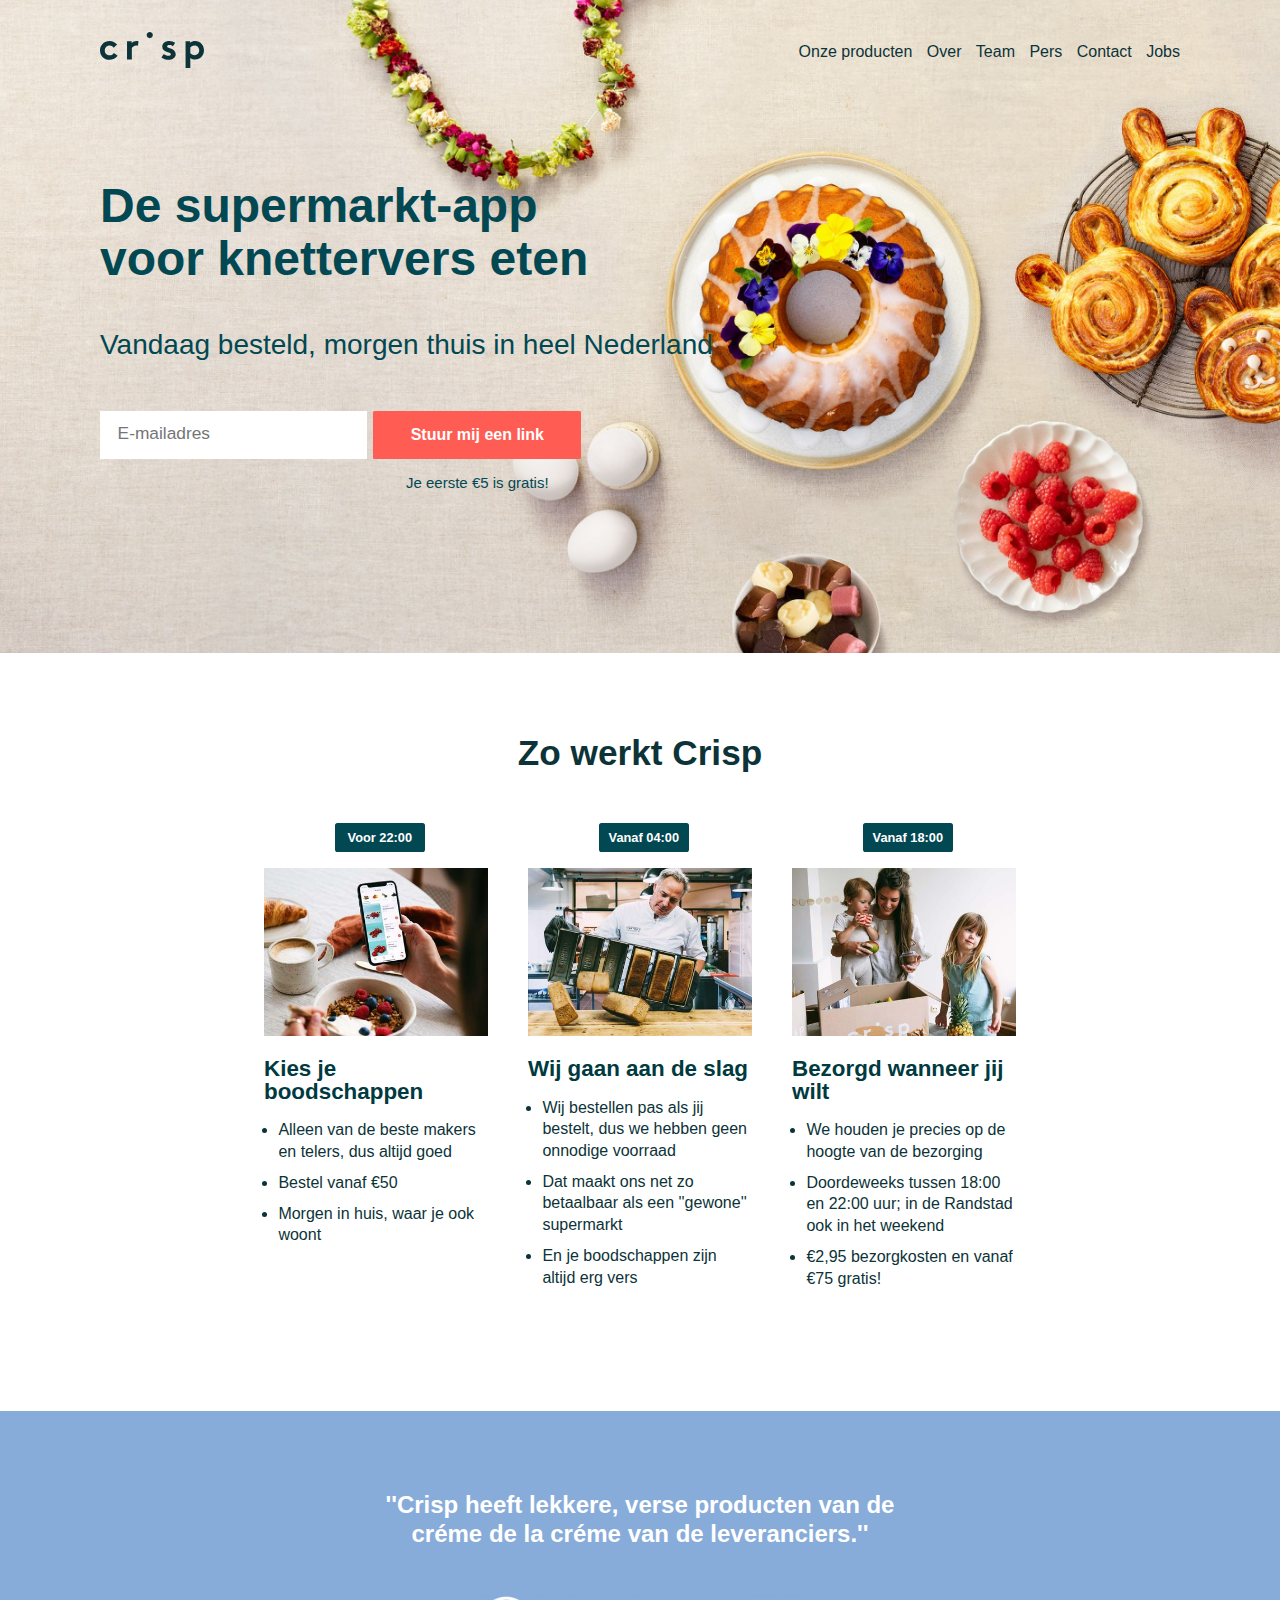
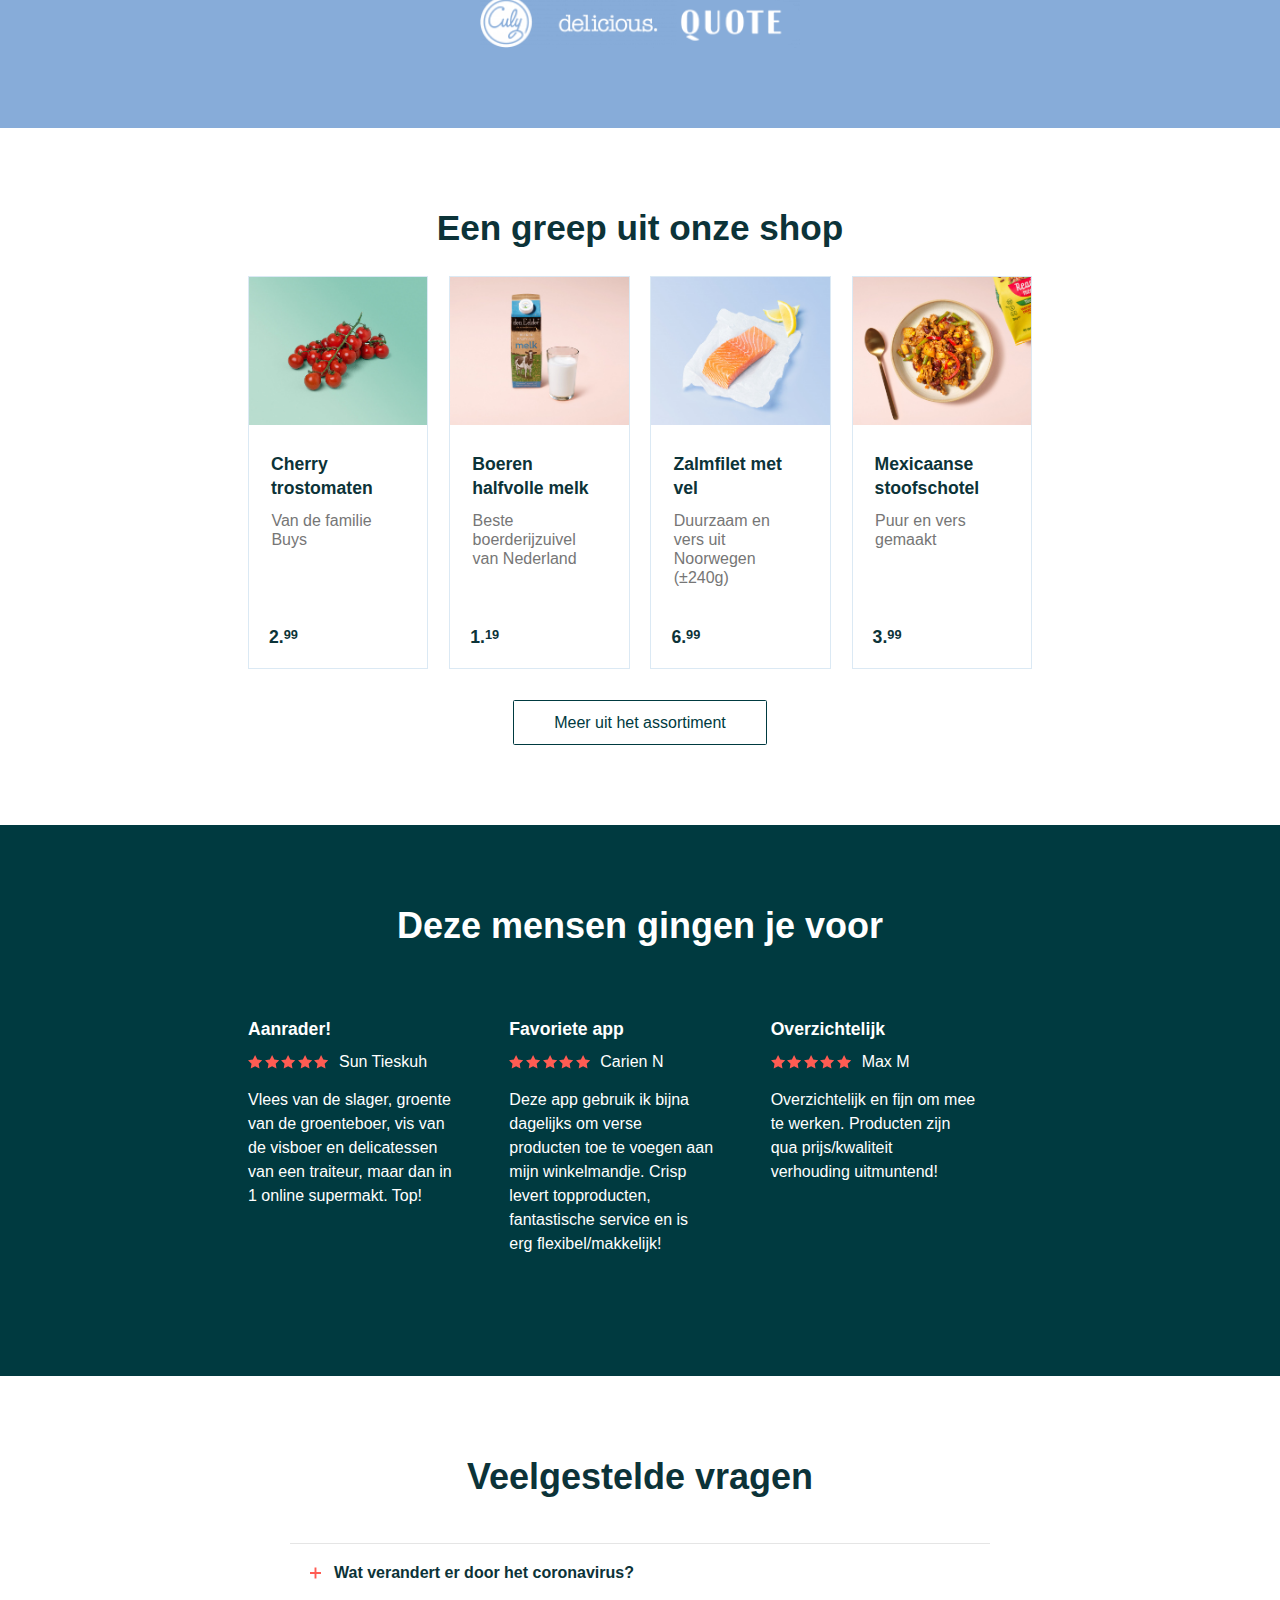
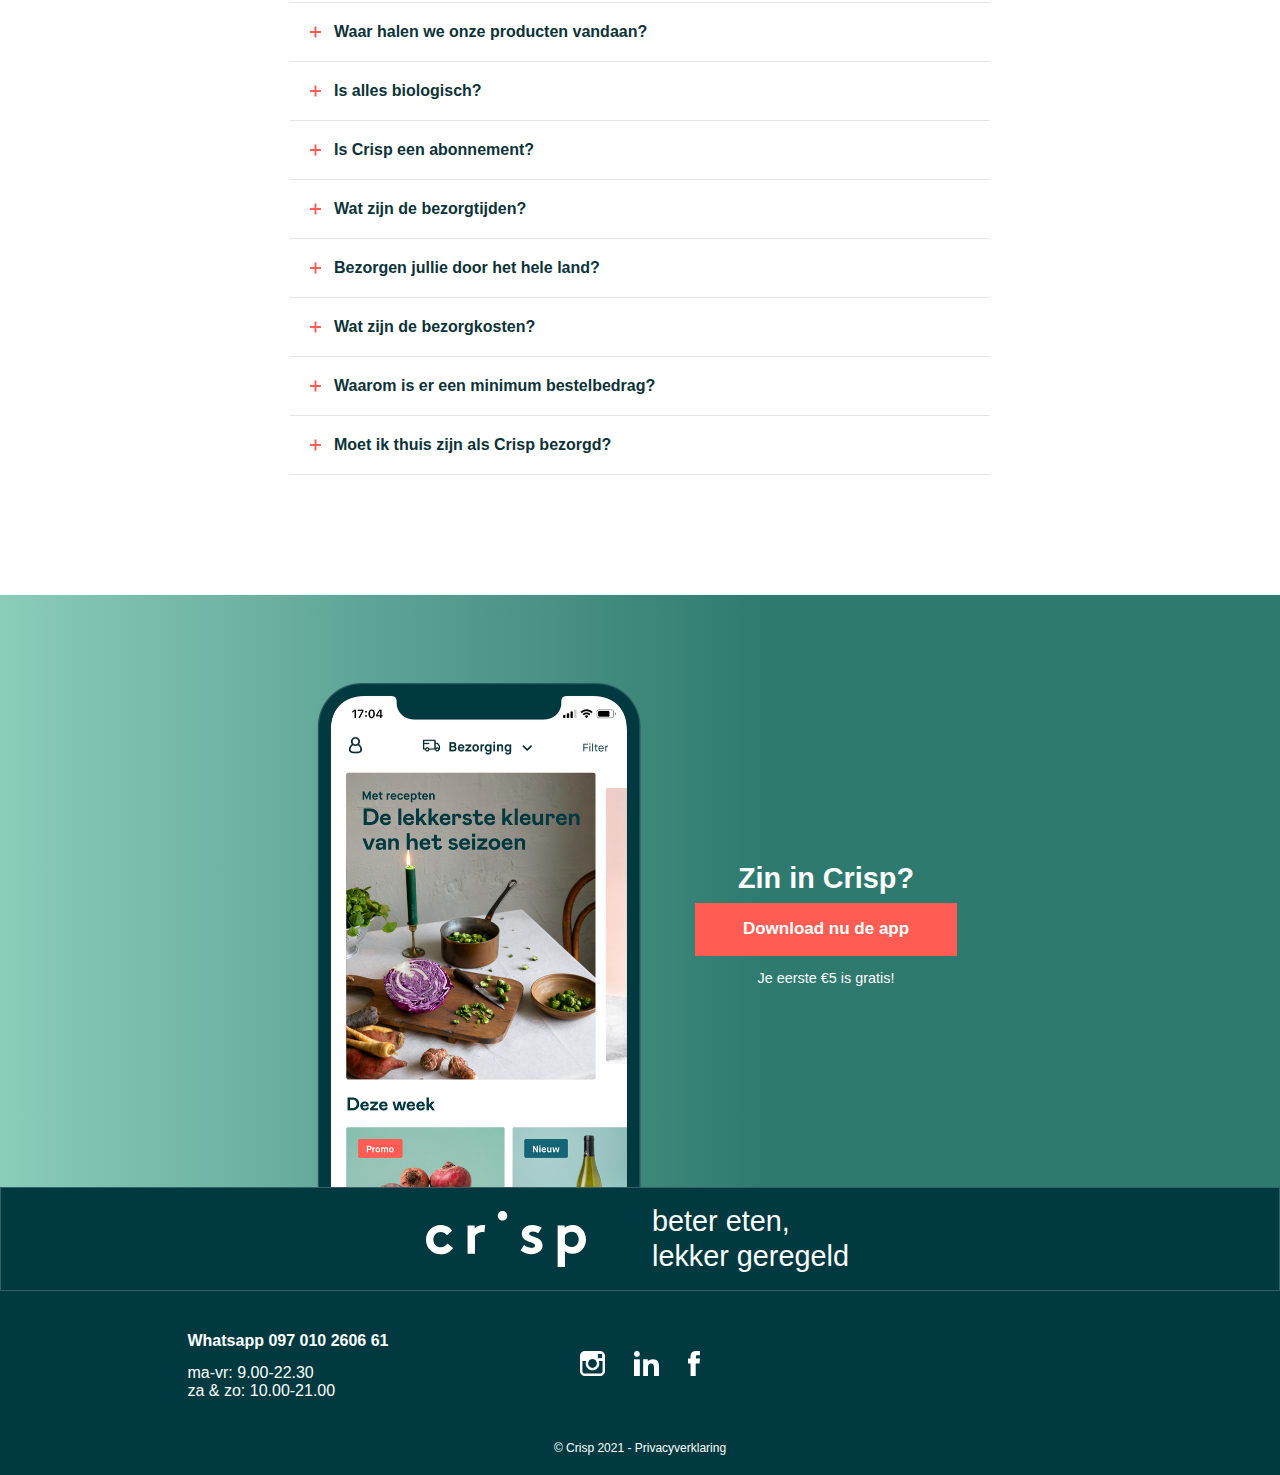
<file: index.html>
<!doctype html>
<html lang="nl">

<head>
	<meta charset="UTF-8">
	<meta name="author" content="jouw naam">
	<meta name="viewport" content="width=device-width, initial-scale=1">

	<title>Crisp</title>

	<link href="styles/style.css" rel="stylesheet">
</head>

<body>
	<header>
		<nav>
			<section>
				<a href="https://www.crisp.nl/">
					<img src="images/crisplogogreen.svg" alt="crisp logo green">
				</a>
				<img id="hamburgermenu" src="./images/hamburgerlogo.svg" alt="hamburger menu">
			</section>
			<section id="toggleMenu">
				<ul>
					<li>
						<a href="contact.html">Onze producten</a>
					</li>
					<li>
						<a href="contact.html">Over</a>
					</li>
					<li>
						<a href="contact.html">Team</a>
					</li>
					<li>
						<a href="contact.html">Pers</a>
					</li>
					<li>
						<a href="contact.html">Contact</a>
					</li>
					<li>
						<a href="contact.html">Jobs</a>
					</li>
				</ul>
			</section>
		</nav>
		<section>
			<h2>De supermarkt-app voor knettervers eten</h2>
			<p>Vandaag besteld, morgen thuis in heel Nederland</p>
			<article>
				<a href=""><button>Download nu de app</button></a>
				<p>Je eerste €5 is gratis!</p>
			</article>
			<article>
				<input type="text" spellcheck="false" placeholder="E-mailadres">
				<!--Div element om display: flex; mee te geven afzonderlijk van input element-->
				<div>
					<a href=""><button>Stuur mij een link</button></a>
					<p>Je eerste €5 is gratis!</p>
				</div>
			</article>
		</section>
	</header>
	<main>
		<section>
			<h2>Zo werkt Crisp</h2>
			<!--Div element om de article-elementen display: flex; mee te geven afzonderlijk van h2 element en flex-direction: row; te geven-->
			<div>
				<article>
					<p>Voor 22:00</p>
					<img src="images/main1.jfif" alt="Woman looking at phone during breakfast">
					<h3>Kies je boodschappen</h3>
					<ul>
						<li>Alleen van de beste makers en telers, dus altijd goed</li>
						<li>Bestel vanaf €50</li>
						<li>Morgen in huis, waar je ook woont</li>
					</ul>
				</article>
				<article>
					<p>Vanaf 04:00</p>
					<img src="images/main2.jfif" alt="Baker">
					<h3>Wij gaan aan de slag</h3>
					<ul>
						<li>Wij bestellen pas als jij bestelt, dus we hebben geen onnodige voorraad</li>
						<li>Dat maakt ons net zo betaalbaar als een ''gewone'' supermarkt</li>
						<li>En je boodschappen zijn altijd erg vers</li>
					</ul>
				</article>
				<article>
					<p>Vanaf 18:00</p>
					<img src="images/main3.jfif" alt="Baker">
					<h3>Bezorgd wanneer jij wilt</h3>
					<ul>
						<li>We houden je precies op de hoogte van de bezorging</li>
						<li>Doordeweeks tussen 18:00 en 22:00 uur; in de Randstad ook in het weekend</li>
						<li>€2,95 bezorgkosten en vanaf €75 gratis!</li>
					</ul>
				</article>
			</div>
		</section>
		<section>
			<article>
				<h3>''Crisp heeft lekkere, verse producten van de créme de la créme van de leveranciers.''</h3>
				<img src="images/deliciousquote.png" alt="Merk logo's">
			</article>
		</section>
		<section>
			<h2>Een greep uit onze shop</h2>
			<!--Div element om de article-elementen display: flex; mee te geven afzonderlijk van h2 element en flex-direction: row; te geven-->
			<div>
				<article>
					<img src="images/maintrostomaten.jfif" alt="Tros tomaten">
					<h3>Cherry trostomaten</h3>
					<p>Van de familie Buys</p>
					<p>
						<span>2</span>
						<span>.</span>
						<span>99</span>
					</p>
				</article>
				<article>
					<img src="images/mainmelk.jfif" alt="Pak melk">
					<h3>Boeren halfvolle melk</h3>
					<p>Beste boerderijzuivel van Nederland</p>
					<p>
						<span>1</span>
						<span>.</span>
						<span>19</span>
					</p>
				</article>
				<article>
					<img src="images/mainzalm.jfif" alt="Zalm">
					<h3>Zalmfilet met vel</h3>
					<p>Duurzaam en vers uit Noorwegen (±240g)</p>
					<p>
						<span>6</span>
						<span>.</span>
						<span>99</span>
					</p>
				</article>
				<article>
					<img src="images/mainmexicaans.jfif" alt="Mexicaans">
					<h3>Mexicaanse stoofschotel</h3>
					<p>Puur en vers gemaakt</p>
					<p>
						<span>3</span>
						<span>.</span>
						<span>99</span>
					</p>
				</article>
			</div>
			<a href="/onze-producten"><button>Meer uit het assortiment</button></a>
		</section>
		<section>
			<h2>Deze mensen gingen je voor</h2>
			<article>
				<h3>Aanrader!</h3>
				<article>
					<img src="images/ster.svg" alt="Star rating">
					<img src="images/ster.svg" alt="Star rating">
					<img src="images/ster.svg" alt="Star rating">
					<img src="images/ster.svg" alt="Star rating">
					<img src="images/ster.svg" alt="Star rating">
					<p>Sun Tieskuh</p>
				</article>
				<p>Vlees van de slager, groente van de groenteboer, vis van de visboer en delicatessen van een traiteur, maar dan in 1 online supermakt. Top!</p>
			</article>
			<article>
				<h3>Favoriete app</h3>
				<article>
					<img src="images/ster.svg" alt="Star rating">
					<img src="images/ster.svg" alt="Star rating">
					<img src="images/ster.svg" alt="Star rating">
					<img src="images/ster.svg" alt="Star rating">
					<img src="images/ster.svg" alt="Star rating">
					<p>Carien N</p>
				</article>
				<p>Deze app gebruik ik bijna dagelijks om verse producten toe te voegen aan mijn winkelmandje. Crisp levert topproducten, fantastische service en is erg flexibel/makkelijk!</p>
			</article>
			<article>
				<h3>Overzichtelijk</h3>
				<article>
					<img src="images/ster.svg" alt="Star rating">
					<img src="images/ster.svg" alt="Star rating">
					<img src="images/ster.svg" alt="Star rating">
					<img src="images/ster.svg" alt="Star rating">
					<img src="images/ster.svg" alt="Star rating">
					<p>Max M</p>
				</article>
				<p>Overzichtelijk en fijn om mee te werken. Producten zijn qua prijs/kwaliteit verhouding uitmuntend!</p>
			</article>
			<a href=""><button>Alle reviews in de app-store</button></a>
		</section>
		<section>
			<h2>Veelgestelde vragen</h2>
			<article>
				<!--Div element om display: flex; mee te geven afzonderlijk van h2 element en boven p-element te plaatsen naast elkaar door flex-direction: row-->
				<div>
					<img src="images/plus.svg" alt="plus sign">
					<h3>Wat verandert er door het coronavirus?</h3>
				</div>
				<p>Een paar dingen veranderen gelukkig niet: iedereen is welkom en er is geen wachttijd als je voor het eerst boodschappen wilt doen. Wél een beetje anders is de bezorging. Voorlopig zetten we je bestelling zonder contact voor de deur. De
					bezorger belt aan en wacht op veilige afstand. Je brengt dus zelf je boodschappen naar binnen. Achter de schermen doen we ook alles volgens de RIVM richtlijnen en onze eigen hoge hygiëne-standaarden. We werken zo veel mogelijk vanuit huis,
					beperken externe contacten en ontsmetten onze handen. Je groente en fruit verpakken we altijd met handschoenen aan, en de doos waarin je boodschappen worden vervoerd, wordt eenmalig gebruikt. We nemen onze verantwoordelijkheid om mensen te
					voorzien van goed en gezond eten heel serieus. Daar kun je ook nu op vertrouwen.
				</p>
			</article>
			<article>
				<!--Div element om display: flex; mee te geven afzonderlijk van h2 element en boven p-element te plaatsen naast elkaar door flex-direction: row-->
				<div>
					<img src="images/plus.svg" alt="plus sign">
					<h3>Waar halen we onze producten vandaan?</h3>
				</div>
				<p>Wij vinden het belangrijk dat je weet waar je eten vandaan komt, en dat er zo min mogelijk schakels en bewerkingen zitten tussen jou en degene die je voedsel produceert. Dus kopen we rechtstreeks in bij de boer, de bakker, de visafslag en
					de worstenmaker. Zo weet je zeker dat ‘vers’ echt vers is. Dat de makers een eerlijke prijs krijgen. En dat het helemaal niet zo ingewikkeld is om meer met de seizoenen mee te eten. Natuurlijk is dat in veel opzichten beter, maar vooral
					gewoon veel lekkerder.
				</p>
			</article>
			<article>
				<!--Div element om display: flex; mee te geven afzonderlijk van h2 element en boven p-element te plaatsen naast elkaar door flex-direction: row-->
				<div>
					<img src="images/plus.svg" alt="plus sign">
					<h3>Is alles biologisch?</h3>
				</div>
				<p>Nee, niet alle producten zijn biologisch. De kwaliteit en versheid van wat we verkopen staat voorop. Voor sommige producten geldt dat biologisch dan de beste keuze is. Als iets (gecertificeerd) biologisch is, dan zie je dat bij de
					productinformatie in de app. Maar er zijn genoeg producten die zonder dat label óók goed in elkaar zitten en top smaken. Veel van onze telers zitten in Nederland en daardoor weten we goed wat zij doen om ervoor te zorgen dat ze kwalitatief
					mooie producten aan ons kunnen leveren. Een bio-keurmerk is niet voor iedere teler haalbaar, omdat hier ook kosten en administratief werk aan te pas komen, maar dit betekent niet dat ze minder goede standaarden hebben.
				</p>
			</article>
			<article>
				<!--Div element om display: flex; mee te geven afzonderlijk van h2 element en boven p-element te plaatsen naast elkaar door flex-direction: row-->
				<div>
					<img src="images/plus.svg" alt="plus sign">
					<h3>Is Crisp een abonnement?</h3>
				</div>
				<p>Nee. Je winkelt bij ons net zoals in een ‘gewone’ supermarkt en rekent per keer af. Er is dus geen enkele verplichting om bij ons te bestellen. Al hopen we natuurlijk dat je zo blij bent met je producten dat we je vaker terug zien.
				</p>
			</article>
			<article>
				<!--Div element om display: flex; mee te geven afzonderlijk van h2 element en boven p-element te plaatsen naast elkaar door flex-direction: row-->
				<div>
					<img src="images/plus.svg" alt="plus sign">
					<h3>Wat zijn de bezorgtijden?</h3>
				</div>
				<p>We bezorgen van maandag tot en met vrijdag tussen 17.00 en 22.00 uur. In een deel van de Randstad bezorgen we ook in het weekend en kun je kiezen voor kortere tijdvakken. In de app zie je welke bezorgmomenten en-tijden beschikbaar zijn
					voor jouw adres. Zodra de bezorger onderweg is, krijg je van ons ook nog een 'track & trace' link. Zo weet je precies hoe laat we écht voor je deur staan.
				</p>
			</article>
			<article>
				<!--Div element om display: flex; mee te geven afzonderlijk van h2 element en boven p-element te plaatsen naast elkaar door flex-direction: row-->
				<div>
					<img src="images/plus.svg" alt="plus sign">
					<h3>Bezorgen jullie door het hele land?</h3>
				</div>
				<p>Jazeker! We vinden dat iedereen in Nederland lekker, goed én vers moet kunnen eten, en daarom bezorgen we in heel Nederland met uitzondering van de Waddeneilanden. Overal geldt: vandaag voor 22.00 uur besteld, morgenavond in huis.
				</p>
			</article>
			<article>
				<!--Div element om display: flex; mee te geven afzonderlijk van h2 element en boven p-element te plaatsen naast elkaar door flex-direction: row-->
				<div>
					<img src="images/plus.svg" alt="plus sign">
					<h3>Wat zijn de bezorgkosten?</h3>
				</div>
				<p>Een standaardbezorging kost € 2,95. Bestel je voor meer dan 75 euro? Dan bezorgen we gratis. In een deel van de Randstad kun je tegen een kleine meerprijs ook voor een korter tijdvak kiezen.
				</p>
			</article>
			<article>
				<!--Div element om display: flex; mee te geven afzonderlijk van h2 element en boven p-element te plaatsen naast elkaar door flex-direction: row-->
				<div>
					<img src="images/plus.svg" alt="plus sign">
					<h3>Waarom is er een minimum bestelbedrag?</h3>
				</div>
				<p>Door een minimumbedrag van 50 euro per bestelling te hanteren kunnen we de bezorgkosten laag houden en de bezorging efficiënt organiseren.
				</p>
			</article>
			<article>
				<!--Div element om display: flex; mee te geven afzonderlijk van h2 element en boven p-element te plaatsen naast elkaar door flex-direction: row-->
				<div>
					<img src="images/plus.svg" alt="plus sign">
					<h3>Moet ik thuis zijn als Crisp bezorgd?</h3>
				</div>
				<p>Het liefst wel. Veel van onze producten zijn gekoeld of bevroren, dus die kunnen het best snel de koelkast of de vriezer in. Met de track & trace informatie die we je sturen, zie je precies hoe laat we er zullen zijn. Je kunt in je account
					ook
					een opmerking voor de bezorger toevoegen indien je er niet bent, de bezorger kan dit dan altijd opvolgen. Ben je onverwachts niet thuis op de dag van bezorging? Geef jouw opmerking dan door aan ons serviceteam zodat we de bezorger op de
					hoogte kunnen stellen.
				</p>
			</article>
		</section>
		<section>
			<article>
				<h3>Zin in Crisp?</h3>
				<a><button>Download nu de app</button></a>
				<p>Je eerste €5 is gratis!</p>
			</article>
			<article>
				<img src="images/maintelefoon.png" alt="De Crisp app op telefoon">
			</article>
		</section>
	</main>
	<footer>
		<section>
			<article>
				<img src="images/crisplogowhite.svg" alt="Crisp logo white">
				<p>beter eten, lekker geregeld</p>
			</article>
			<article>
				<section>
					<p>Whatsapp
						<a href="tel:097010260661">097 010 2606 61</a>
					</p>
					<p>
						ma-vr: 9.00-22.30
					</p>
					<p>
						za & zo: 10.00-21.00
					</p>
				</section>
				<section>
					<a href="https://www.instagram.com/crisp_nl/">
						<img src="images/instalogo.svg" alt="Instagram logo">
					</a>
					<a href="https://www.linkedin.com/company/crispnl/">
						<img src="images/linkedinlogo.svg" alt="LinkedIn logo">
					</a>
					<a href="https://www.facebook.com/crispNL/">
						<img src="images/facebooklogo.svg" alt="Facebook logo">
					</a>
				</section>
			</article>
			<article>
				© Crisp 2021 -
				<a href="">Privacyverklaring</a>
			</article>
		</section>
	</footer>
	<script src="scripts/script.js"></script>
</body>

</html>
</file>
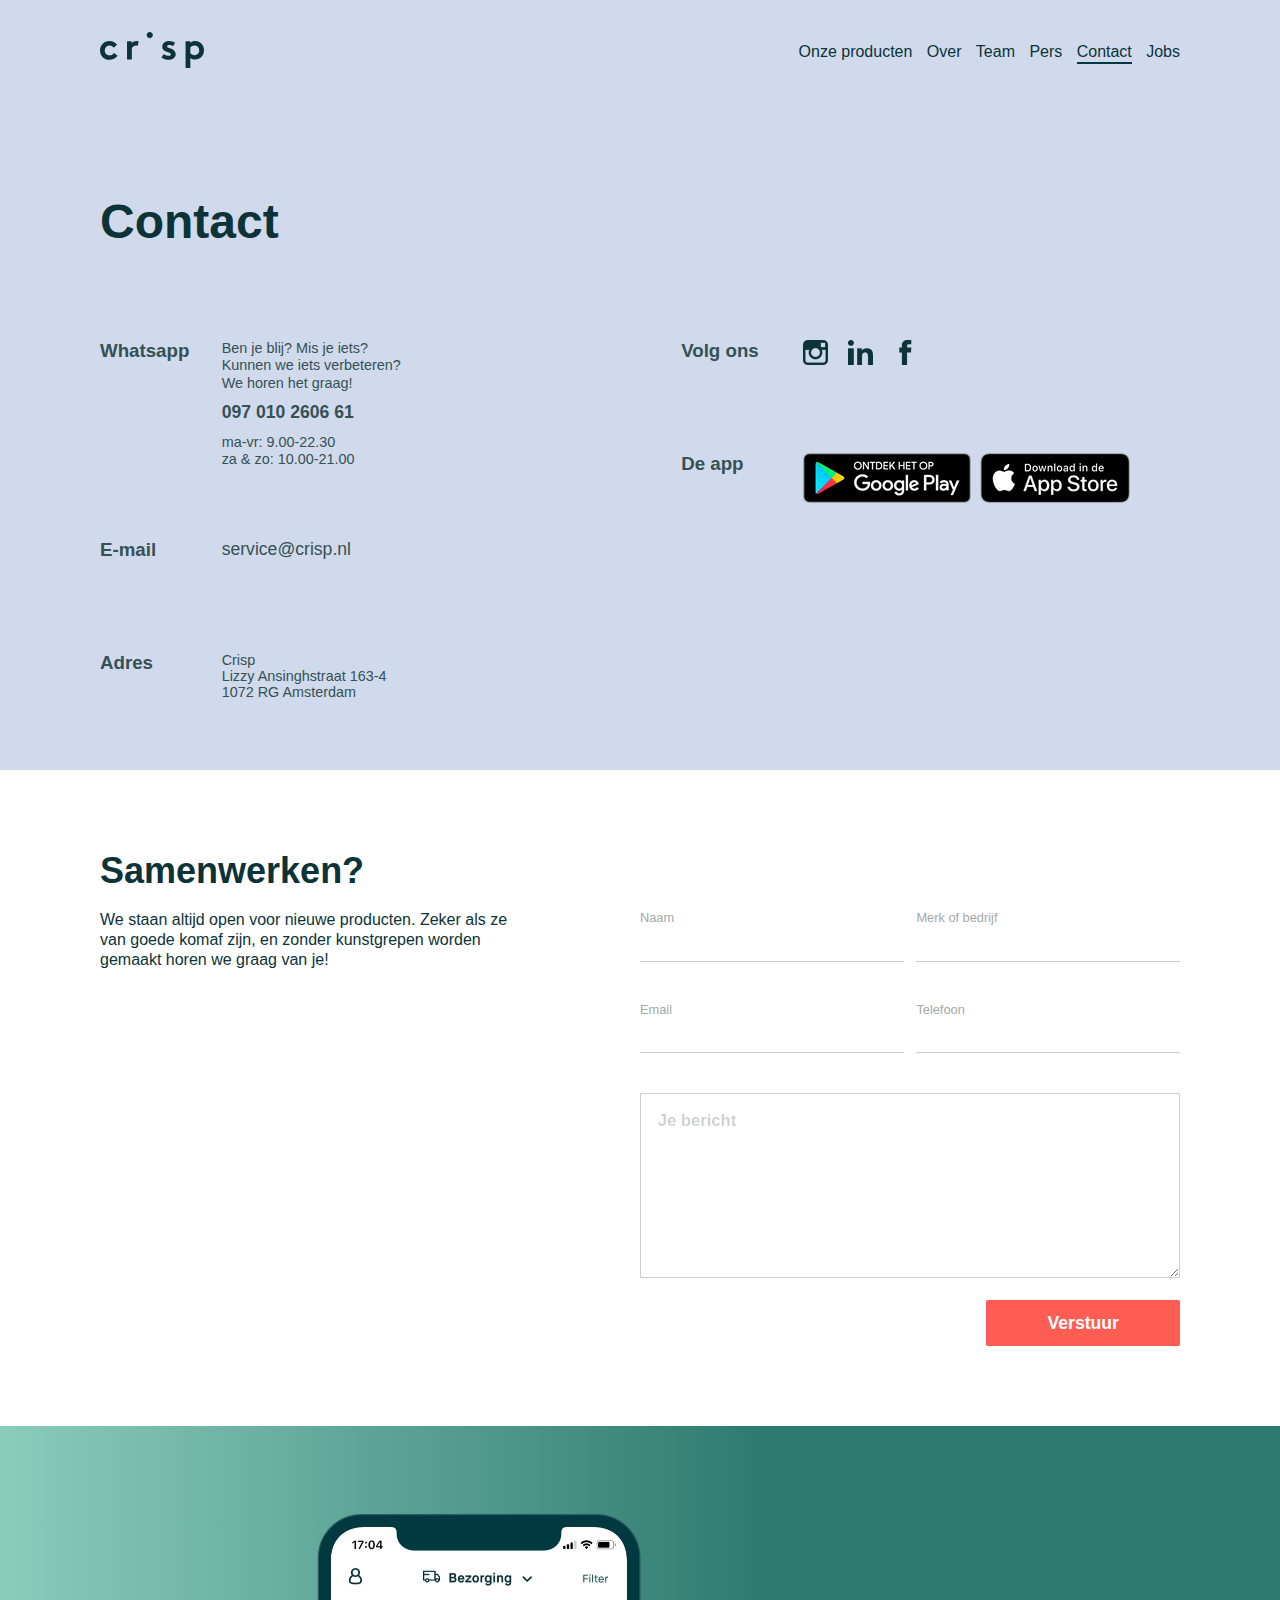
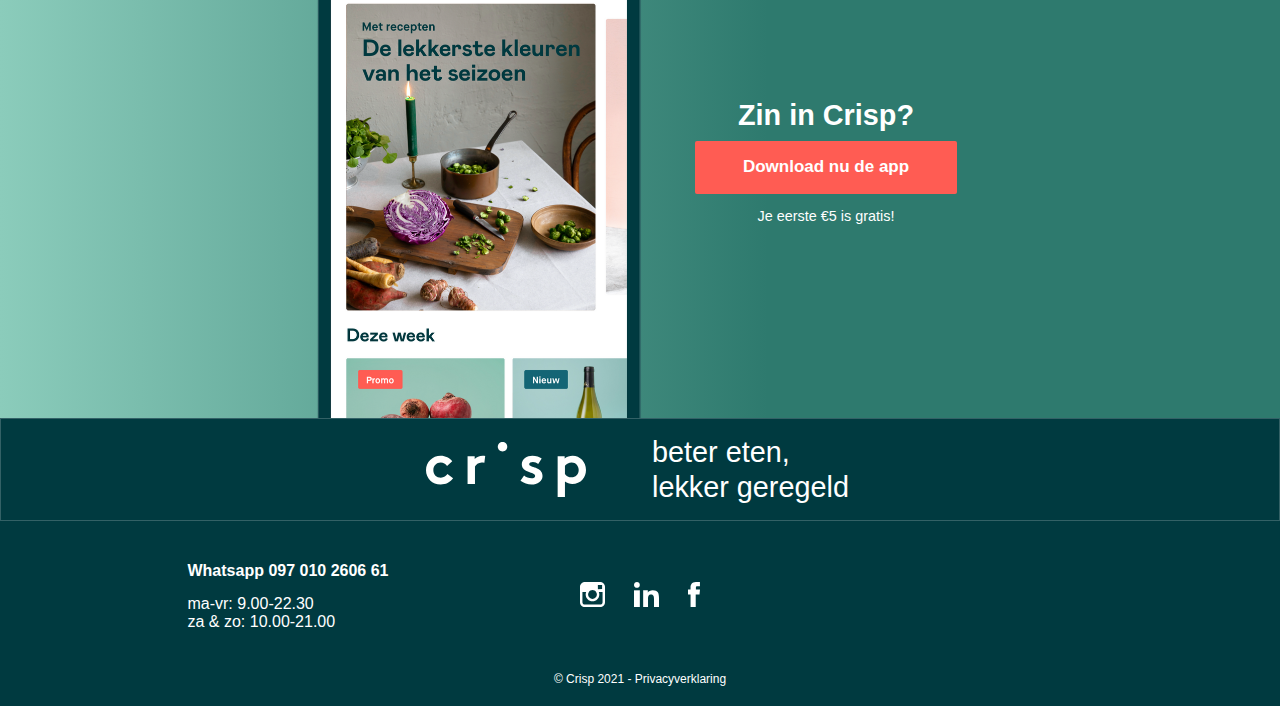
<file: contact.html>
<!DOCTYPE html>
<html lang="en">

<head>
  <meta charset="UTF-8">
  <meta name="viewport" content="width=device-width, initial-scale=1.0">
  <meta http-equiv="X-UA-Compatible" content="ie=edge">
  <title>Crisp</title>
  <link href="styles/stylecontact.css" rel="stylesheet">
</head>

<body>
  <header>
    <nav>
      <section>
        <a href="index.html">
          <img src="images/crisplogogreen.svg" alt="crisp logo green">
        </a>
        <img id="hamburgermenu" src="./images/hamburgerlogo.svg" alt="hamburger menu">
      </section>
      <section id="toggleMenu">
        <ul>
          <li>
            <a href="">Onze producten</a>
          </li>
          <li>
            <a href="">Over</a>
          </li>
          <li>
            <a href="">Team</a>
          </li>
          <li>
            <a href="">Pers</a>
          </li>
          <li>
            <a href="contact.html">Contact</a>
          </li>
          <li>
            <a href="">Jobs</a>
          </li>
        </ul>
      </section>
    </nav>
    <section id="headersection">
      <h2>Contact</h2>
      <article>
        <section>
          <article>
            <h3>Whatsapp</h3>
            <!--Div element om de p-elementen display: flex; mee te geven afzonderlijk van h3 element-->
            <div>
              <p>Ben je blij? Mis je iets?
                Kunnen we iets verbeteren?
                We horen het graag!</p>
              <p><a href="whatsapp://tel:+3197010260661">097 010 2606 61</a></p>
              <p>ma-vr: 9.00-22.30</p>
              <p>za & zo: 10.00-21.00</p>
            </div>
          </article>
          <article>
            <h3>E-mail</h3>
            <p>
              <a href="mailto:service@crisp.nl">service@crisp.nl</a>
            </p>
          </article>
          <article>
            <h3>Adres</h3>
            <!--Div element om de p-elementen display: flex; mee te geven afzonderlijk van h3 element-->
            <div>
              <p>Crisp</p>
              <p>Lizzy Ansinghstraat 163-4</p>
              <p>1072 RG Amsterdam</p>
            </div>
          </article>
        </section>
        <section>
          <article>
            <h3>Volg ons</h3>
            <a href="https://www.instagram.com/crisp_nl/"><img src="images/instalogogreen.png" alt="Logo instagram"></a>
            <a href="https://www.linkedin.com/company/crispnl/"><img src="images/linkedinlogogreen.png" alt="Logo Linkedin"></a>
            <a href="https://m.facebook.com/crispNL/"><img src="images/facebooklogogreen.png" alt="Logo Facebook"></a>
          </article>
          <article>
            <h3>De app</h3>
            <div>
              <a href="https://play.google.com/store/apps/details?id=com.freshfoodventures.crisp"><img src="images/googleplay.png" alt="Google Play logo button"></a>
              <a href="https://apps.apple.com/us/app/crisp/id1416625210?ls=1&mt=8"><img src="images/appstore.png" alt="App store logo button"></a>
            </div>
          </article>
        </section>
      </article>
    </section>
  </header>
  <main>
    <section>
      <article>
        <h3>Samenwerken?</h3>
        <p>We staan altijd open voor nieuwe producten. Zeker als ze van goede komaf zijn, en zonder kunstgrepen worden gemaakt horen we graag van je!</p>
      </article>
      <form method="get">
        <div>
          <label>Naam<input type="text" name="name" required/></label>
          <label>Merk of bedrijf<input type="text" name="companyname" required /></label>
        </div>
        <div>
          <label>Email<input type="text" name="email" required/></label>
          <label>Telefoon<input type="text" name="phonenumber" required /></label>
        </div>
        <div>
          <textarea name="message textarea" placeholder="Je bericht" rows="10" cols="50"></textarea>
          <input type="submit" value="Verstuur" formtarget="_self">
        </div>
      </form>
      <article>
        <h3>Bedankt voor je interesse!</h3>
        <p>We nemen snel contact met je op om verder te praten over goed eten.</p>
      </article>
    </section>
    <section>
      <article>
        <h3>Zin in Crisp?</h3>
        <a><button>Download nu de app</button></a>
        <p>Je eerste €5 is gratis!</p>
      </article>
      <article>
        <img src="images/maintelefoon.png" alt="">
      </article>
    </section>
  </main>
  <footer>
    <section>
      <article>
        <img src="images/crisplogowhite.svg" alt="Crisp logo white">
        <p>beter eten, lekker geregeld</p>
      </article>
      <article>
        <section>
          <p>Whatsapp
            <a href="tel:097010260661">097 010 2606 61</a>
          </p>
          <p>
            ma-vr: 9.00-22.30
          </p>
          <p>
            za & zo: 10.00-21.00
          </p>
        </section>
        <section>
          <a href="https://www.instagram.com/crisp_nl/">
            <img src="images/instalogo.svg" alt="Instagram logo">
          </a>
          <a href="https://www.linkedin.com/company/crispnl/">
            <img src="images/linkedinlogo.svg" alt="LinkedIn logo">
          </a>
          <a href="https://www.facebook.com/crispNL/">
            <img src="images/facebooklogo.svg" alt="Facebook logo">
          </a>
        </section>
      </article>
      <article>
        © Crisp 2021 -
        <a href="">Privacyverklaring</a>
      </article>
    </section>
  </footer>
  <script src="scripts/script.js"></script>
</body>

</html>
</file>
<file: styles/style.css>
/* CSS Document */
*, *::after, *::before {
  box-sizing: border-box;
}

/* Generic styling */
* {}

html {
  font-family: MaisonNeue, HelveticaNeue, Helvetica, Arial, sans-serif;
  color: #0C3338;
}

body {
  font-size: 100%;
  display: block;
  margin: 0;
}

/*----------------------------------------Header styling------------------------------------------*/
/*header container styling, zodat achtergrond image hele breedte inneemt*/
header {
  width: 100%;
  background-color: #e8e0d3;
  background-image: url("../images/backgroundsmallscreen.jfif");
  background-size: 110% auto;
  background-repeat: no-repeat;
  background-position: 80% 40%;
}

/*--------------------------nav styling------------------------*/
/*gebruik van flexbox voor de nav en de nav absoluut positioneren zodat nav niet onnodige ruimte inneemt in header*/
nav {
  position: absolute;
  width: 100%;
  padding: 0;
  margin: 0;
}

nav section:first-of-type {
  display: flex;
  flex-direction: row;
  justify-content: space-between;
  align-items: center;
  padding-left: 1.25em;
  padding-right: 1.25em;
}

/*Crisp logo styling*/
nav section:first-of-type a img {
  height: 100%;
  width: 6.5em;
}

nav section:first-of-type a {
  margin-top: 2em;
  margin-right: 6em;
}

/*styling voor toegankelijkheid van element*/
nav section:first-of-type a:focus,
nav section:first-of-type a:active {
  outline: none;
  background-color: rgba(0, 56, 64, .1);
  padding: .5em;
  border-radius: .5em;
}

/*---------------------hamburger menu styling-------------------*/
#hamburgermenu {
  width: 1.25em;
  height: 100%;
  margin-right: .8em;
  margin-top: 2em;
  z-index: 1;
}

/*styling hamburger menu dat wordt toegevoegd na click event in JS*/
#hamburgermenu.menufixed {
  position: fixed;
  right: 0;
  margin-right: 2em;
  margin-top: 1em;
}

/*styling menu ul en buiten de viewport plaatsen*/
nav section:last-of-type {
  position: fixed;
  background-color: #ffffff;
  bottom: 0;
  top: 0;
  right: 0;
  left: 0;
  margin: 0;
  padding: 0;
  transform: translateY(-100%);
}

/*styling menu ul na click event in JS, menu binnen viewport plaatsen*/
nav section:last-of-type.clickedMenu {
  position: fixed;
  background-color: #ffffff;
  bottom: 0;
  top: 0;
  right: 0;
  left: 0;
  margin: 0;
  padding: 0;
  transform: translateY(0%);
}

nav ul {
  list-style-type: none;
  display: flex;
  flex-direction: column;
  flex: 1 1 0;
  justify-content: flex-start;
  align-items: flex-start;
  margin: 0;
  padding: 3.2em 1.25em 0;
}

nav li {
  margin-left: 1.9em;
  margin-top: 1.9em;
}

nav li a {
  text-decoration: none;
  color: #0C3338;
  font-size: 1.6em;
  margin-left: .9em;
  padding: 1.25em 0 .3em;
}

/*styling voor toegankelijkheid van element*/
nav li a:focus,
nav li a:active {
  outline: none;
  color: rgba(0, 56, 64, .5);
}

/*---------------------------styling menu ul-------------------------*/
header section:only-of-type {
  display: flex;
  flex-direction: column;
  padding: 180px 20px 40px 20px;
}

/*h2 hoofdtekst styling*/
header h2 {
  font-size: 30px;
  line-height: 34px;
  margin-top: 150px;
  margin-bottom: 0;
  font-weight: bold;
  color: #024852;
  width: 11em;
}

/*p styling*/
header section p:nth-of-type(1) {
  font-size: 21px;
  line-height: 28px;
  margin-top: 15px;
  margin-bottom: 0;
  color: #024852;
  width: auto;
}

header section article:last-of-type {
  display: none;
}

/*button styling*/
header a button {
  background-color: #FF5C53;
  text-decoration: none;
  border: none;
  border-radius: .1em;
  min-width: 14em;
  height: 3em;
  margin-top: 1.25em;
  color: #ffffff;
  font-weight: bold;
  font-size: 1.1em;
}

/*styling voor toegankelijkheid van element*/
/*hover effect met andere kleur, toevoegen aan button*/
header section article:last-of-type div a button:hover {
  background-color: #ec0c00;
  box-shadow: inset -.2em -.2em rgba(0, 0, 0, .25);
  border-radius: .3em;
  cursor: pointer;
}

header section article:last-of-type div a button:focus {
  background-color: rgba(0, 57, 64, .8);
  outline: none;
}

header section article:last-of-type div a button:active {
  background-color: Navy;
  outline: none;
}

header section article:last-of-type div a:focus {
  outline: none;
}

header section article:last-of-type div a:active {
  outline: none;
}

/*p styling*/
header section article:first-of-type p:nth-of-type(1) {
  font-size: 15px;
  line-height: 20px;
  color: #024852;
  margin-top: 15px;
  margin-left: 3em;
  margin-bottom: 0;
}

/*-----------------------------------------Body styling---------------------------------------------*/
/*main content vastzetten na click event van hamburgermenu in JS*/
.mainfixed {
  position: fixed;
  z-index: -1;
}

/*-----------------------styling first section---------------------*/
/*stlying images*/
main section:first-of-type img {
  height: auto;
  width: 100%;
}

/*container van main content flex maken en padding geven*/
main section:first-of-type {
  display: flex;
  flex-direction: column;
  flex: 1 1 auto;
  padding: 0 1em;
  margin: 2.5em 0;
}

/*styling h2 section*/
main section:first-of-type h2 {
  margin-top: 0;
}

/*container flex maken en een padding en margin meegeven*/
main section:first-of-type article {
  display: flex;
  flex-direction: column;
  padding-left: 1em;
  padding-right: 1em;
  margin-bottom: 3em;
}

/*p stylen naar een label en over img plaatsen door position: absolute*/
main section:first-of-type p {
  font-size: .8em;
  font-weight: bold;
  color: #ffffff;
  text-align: center;
  vertical-align: middle;
  line-height: 1.6em;
  background-color: #024852;
  width: 7em;
  height: auto;
  border-radius: .2em;
  position: absolute;
  margin-left: .6em;
  margin-top: .6em;
}

/*img elementen van eerste section responsive maken*/
main section:first-of-type img {
  width: 100%;
  height: auto;
}

main section:first-of-type h3 {
  font-size: 1.3em;
  font-weight: bold;
  line-height: 1em;
  color: #003a40;
  margin-top: 1em;
  margin-bottom: 0;
}

main section:first-of-type ul {
  list-style-type: disc;
  padding-left: .9em;
}

main section:first-of-type li {
  margin-top: 0;
  margin-bottom: .6em;
  font-size: .9em;
  line-height: 1.35em;
}

/*-----------------------styling second section------------------------*/
/*styling blauwe sectie*/
main section:nth-of-type(2) {
  background-color: rgb(135, 172, 217);
  display: flex;
  justify-content: center;
}

main section:nth-of-type(2) article {
  margin: 2.5em 0;
  padding: 0 1.25em;
  display: flex;
  flex-direction: column;
}

main section:nth-of-type(2) article h3 {
  font-size: 1.3em;
  line-height: 1.2em;
  font-weight: bold;
  text-align: center;
  color: white;
  margin-bottom: 1.9em;
  max-width: 15em;
}

main section:nth-of-type(2) article img {
  width: 100%;
  height: 3.1em;
}

/*-----------------------------styling third section----------------------------*/
/*section veranderen in grid*/
main section:nth-of-type(3) {
  display: flex;
  flex-direction: column;
  align-items: center;
  margin: 2.5em 0;
  padding: 0 1.25em;
}

main section:nth-of-type(3) div {
  display: grid;
  grid-template-columns: 1fr 1fr;
  grid-template-rows: 1fr 1fr;
  grid-gap: 1em;
}

main section:nth-of-type(3) article {
  display: flex;
  flex-direction: column;
  flex-wrap: wrap;
  width: 100%;
  border: .05em solid #dbe9f4;
}

main section:nth-of-type(3) h2 {
  font-size: 1.4em;
  align-self: flex-start;
  margin-top: 0;
  margin-bottom: 1.25em;
}

main section:nth-of-type(3) article img {
  width: 100%;
}

main section:nth-of-type(3) article h3 {
  font-size: 1em;
  font-weight: bold;
  line-height: 1.4em;
  margin-top: .25em;
  margin-bottom: 0;
  padding-left: 1.25em;
  padding-right: 1.25em;
  padding-top: 1.25em;
}

main section:nth-of-type(3) article p:first-of-type {
  font-size: .8em;
  line-height: 1.2em;
  margin-top: .6em;
  margin-bottom: 0;
  color: #767676;
  padding-left: 1.6em;
  padding-right: 1.6em;
}

main section:nth-of-type(3) article p:last-of-type {
  padding: 5em 1.25em 1.25em;
  display: flex;
  margin-bottom: 0;
  margin-top: auto;
}

main section:nth-of-type(3) article span:first-of-type {
  font-weight: bold;
  font-size: 1.1em;
}

main section:nth-of-type(3) article span:nth-of-type(2) {
  font-weight: bold;
  font-size: 1.1em;
}

main section:nth-of-type(3) article span:last-of-type {
  font-weight: bold;
  font-size: .8em;
}

/*button styling "meer uit het assortiment"*/
main section:nth-of-type(3) a button {
  margin: 0 auto;
  border: .1em solid #003a40;
  border-radius: .1em;
  background-color: transparent;
  color: #003a40;
  font-size: .9em;
  padding: .8em 2.5em;
}

/*styling voor toegankelijkheid van element*/
main section:nth-of-type(3) a button:hover {
  background-color: #ec0c00;
  color: white;
  box-shadow: inset -.2em -.2em rgba(0, 0, 0, .25);
  border-radius: .3em;
  cursor: pointer;
  border: .1em solid rgba(0, 58, 64, 0);
}

main section:nth-of-type(3) a button:focus {
  background-color: rgba(0, 57, 64, .8);
  outline: none;
  color: white;
  border: .1em solid rgba(0, 57, 64, 0)
}

main section:nth-of-type(3) a button:active {
  background-color: Navy;
  outline: none;
}

main section:nth-of-type(3) a:focus {
  outline: none;
}

main section:nth-of-type(3) a:active {
  outline: none;
}

main section:nth-of-type(3) a {
  margin-top: 1.9em;
  align-self: center;
}

/*--------------------------------styling fourth section review sectie---------------------------------*/
main section:nth-of-type(4) {
  background-color: #003a40;
  display: flex;
  flex-direction: column;
  padding: 2.5em 1.25em;
}

main section:nth-of-type(4) h2 {
  font-size: 1.5em;
  color: white;
  margin-top: 0;
  margin-bottom: 1.25em;
}

main section:nth-of-type(4) article {
  margin: 0 3.5em 2.5em 0;
}

main section:nth-of-type(4) article h3 {
  font-size: 1.1em;
  font-weight: bold;
  color: white;
  margin: 0;
}

main section:nth-of-type(4) article article {
  margin: .6em 0 .9em;
  display: flex;
  flex-direction: row;
}

main section:nth-of-type(4) article img {
  margin-right: .1em;
}

main section:nth-of-type(4) article article p {
  font-size: 1em;
  color: white;
  margin-left: .5em;
}

main section:nth-of-type(4) article p {
  font-size: 1em;
  line-height: 1.5em;
  color: white;
  margin: 0;
}

main section:nth-of-type(4) article:nth-of-type(3) {
  display: none
}

main section:nth-of-type(4) a button {
  border: .1em solid white;
  border-radius: .1em;
  background-color: transparent;
  color: white;
  font-size: .9em;
  padding: .8em 1.5em;
}

/*styling voor toegankelijkheid van element*/
main section:nth-of-type(4) a button:focus,
main section:nth-of-type(4) a button:active {
  background-color: rgba(0, 57, 64, .5);
  outline: none;
}

main section:nth-of-type(4) a {
  margin-left: auto;
  margin-right: auto;
}

/*---------------------------------styling fifth section 'Veelgestelde vragen'-------------------------------*/
main section:nth-of-type(5) article {
  width: 100%;
  max-width: 43.75em;
  border-bottom: .05em solid #0000001a;
  padding-left: 1.25em;
  padding-right: 1.25em;
  display: flex;
  flex-direction: column;
}

main section:nth-of-type(5) article div {
  display: flex;
  flex-direction: row;
  margin-top: 1.25em;
  margin-bottom: 1.25em;
  cursor: pointer;
}

/*styling voor toegankelijkheid van element*/
main section:nth-of-type(5) article:hover {
  background-color: rgba(0, 57, 64, .1);
}

main section:nth-of-type(5) article p {
  display: none;
}

/* wanneer div een class .showtext heeft, wil ik de sibling(p) laten zien*/
main section:nth-of-type(5) article div.showtext+p {
  display: block;
}

main section:nth-of-type(5) h2 {
  margin: 1.25em 0 1.25em 1.25em;
}

main section:nth-of-type(5) article img {
  width: .7em;
  height: auto;
  margin-right: .8em;
}

main section:nth-of-type(5) article h3 {
  font-size: 1em;
  margin: 0;
}

main section:nth-of-type(5) article p {
  font-size: 1em;
  line-height: 1.6em;
  padding-bottom: 1.25em;
  margin: 0 0 0 1.25em;
}

main section:nth-of-type(5) article:first-of-type {
  border-top: .1em solid #0000001a;
}

main section:nth-of-type(5) article:last-of-type {
  margin-bottom: 2.5em;
}

/*--------------------------------------styling last section---------------------------------------*/
main section:last-of-type {
  display: flex;
  flex-direction: column;
  background: linear-gradient(180deg, #2e7a6e 40%, #8bccbb 100%)
}

/*--------------------first article--------------------*/
main section:last-of-type article:first-of-type {
  display: flex;
  flex-direction: column;
  align-items: center;
  margin-top: 3.1em;
  margin-bottom: 5em;
  padding-left: 1.25em;
  padding-right: 1.25em;
}

main section:last-of-type article:first-of-type h3 {
  color: white;
  font-size: 1.8em;
  margin: 0;
}

main section:last-of-type article:first-of-type a {
  font-size: 21px;
  line-height: 28px;
  margin-bottom: 0;
  color: #024852;
  width: 100%;
  min-width: 12.5em;
  max-width: 15em;
}

main section:last-of-type article:first-of-type a button {
  background-color: #FF5C53;
  text-decoration: none;
  border: none;
  height: 3.1em;
  width: 100%;
  color: #ffffff;
  font-weight: bold;
  font-size: 17px;
  margin-top: .5em;
}

/*styling voor toegankelijkheid van element*/
main section:last-of-type article:first-of-type a button:hover {
  background-color: #ec0c00;
  box-shadow: inset -.2em -.2em rgba(0, 0, 0, .25);
  border-radius: .3em;
  cursor: pointer;
}

main section:last-of-type article:first-of-type a button:focus {
  background-color: rgba(0, 57, 64, .8);
  outline: none;
  color: white;
  border: .1em solid rgba(0, 57, 64, 0)
}

main section:last-of-type article:first-of-type a button:active {
  background-color: Navy;
  outline: none;
}

main section:last-of-type article:first-of-type a:focus {
  outline: none;
}

main section:last-of-type article:first-of-type a:active {
  outline: none;
}

main section:last-of-type article:first-of-type p {
  color: white;
  font-size: .90em;
  font-weight: normal;
  line-height: 1.25em;
  margin-top: .9em;
}

/*-----------------------last article------------------------*/
main section:last-of-type article:last-of-type {
  display: flex;
  justify-content: center;
}

main section:last-of-type article:last-of-type img {
  width: 22em;
  height: 32em;
}

/*----------------------------------------footer---------------------------------------*/
footer {
  background-color: #003A40;
  padding-bottom: 1.25em;
}

footer section {
  display: flex;
  align-items: center;
  justify-content: center;
  flex-direction: column;
}

/*------------------------first article------------------------*/
footer article:first-of-type {
  display: flex;
  flex-direction: row;
  justify-content: center;
  align-items: center;
  width: 100%;
  border: .1em solid #ffffff33;
  padding: 1.25em;
}

footer article:first-of-type img {
  width: 6.5em;
  margin-right: .5em;
}

footer article:first-of-type p {
  font-size: 1.2em;
  color: white;
  line-height: 1.2em;
  font-weight: normal;
  width: 100%;
  max-width: 7em;
  margin: 0;
  margin-left: .5em;
}

/*------------------------second article-----------------------*/
footer article:nth-of-type(2) {
  display: flex;
  flex-direction: column;
  margin: 2.5em 0 1.25em;
}

footer article:nth-of-type(2) p:first-of-type {
  color: white;
  margin: 0;
  margin-bottom: .9em;
  font-weight: bold;
}

footer article:nth-of-type(2) p:first-of-type a {
  color: white;
  text-decoration: none;
  padding: 0
}

/*styling voor toegankelijkheid van element*/
footer article:nth-of-type(2) p:first-of-type a:hover {
  color: #ec0c00;
}

footer article:nth-of-type(2) p:first-of-type a:focus,
footer article:nth-of-type(2) p:first-of-type a:active {
  outline: none;
  color: rgba(173, 223, 173, .5);
}

footer article:nth-of-type(2) p:nth-of-type(2), article:nth-of-type(2) p:nth-of-type(3) {
  color: white;
  margin: 0;
  font-weight: normal;
}

footer article:nth-of-type(2) section:last-of-type {
  display: flex;
  flex-direction: row;
  justify-content: center;
  align-items: center;
  margin-top: 3.1em;
  margin-bottom: 3.1em;
}

footer article:nth-of-type(2) section:last-of-type a {
  padding: .7em .9em;
}

/*styling voor toegankelijkheid van element*/
footer article:nth-of-type(2) section:last-of-type a:hover {
  background-color: #ec0c00;
  padding: .5em .5em;
  border-radius: .5em;
}

footer article:nth-of-type(2) section:last-of-type a:focus,
footer article:nth-of-type(2) section:last-of-type a:active {
  outline: none;
  background-color: rgba(173, 223, 173, .5);
  border-radius: .5em;
}

/*------------------------last article-----------------------*/
footer article:last-of-type {
  color: white;
  font-size: .75em;
  text-align: center;
}

footer article:last-of-type a {
  text-decoration: none;
  color: white;
}

/*styling voor toegankelijkheid van element*/
footer article:last-of-type a:hover {
  color: #ec0c00;
}

footer article:last-of-type a:focus,
footer article:last-of-type a:active {
  outline: none;
  color: ForestGreen;
}

/* Breakpoints */
@media all and (min-width: 28.75em)

/*460px*/
  {

  /*---------------------------header---------------------------*/
  header {
    background-size: 100% auto;
  }
}

@media all and (min-width: 31.25em)

/*500px*/
  {

  /*---------------------------header---------------------------*/
  nav section:first-of-type a {
    padding: 1em 2.25em 0 2.25em;
  }

  header section:only-of-type {
    padding-left: 2.25em;
    padding-right: 2.25em;
  }

  header section article:first-of-type {
    display: none;
  }

  header section article:last-of-type {
    display: flex;
    justify-content: flex-start;
    align-items: flex-start;
    margin-top: 3.1em;
    width: 100%;
  }

  header section article:last-of-type div:last-of-type {
    display: flex;
    flex-direction: column;
    align-items: center;
  }

  header section article:last-of-type p:first-of-type {
    visibility: visible;
  }

  header section article:last-of-type input {
    width: 100%;
    border: none;
    height: 3.6em;
    max-width: 20em;
    margin-right: .5em;
  }

  /*styling voor toegankelijkheid van element*/
  header section article:last-of-type input:hover {
    cursor: pointer;
    border: .05em solid rgb(0, 57, 64);
    background-color: rgba(0, 57, 64, .1);
  }

  header section article:last-of-type input:hover::placeholder {
    color: #024852;
  }

  header section article:last-of-type input:focus,
  header section article:last-of-type input:active {
    outline: none;
    background-color: rgba(0, 57, 64, .1);
    caret-color: #024852;
  }

  header section article:last-of-type input::placeholder {
    padding-left: .9em;
    font-size: 1.3em;
  }

  header section article:last-of-type a button {
    min-width: 13em;
    font-size: 1em;
    margin-top: 0;
  }

  /*styling voor toegankelijkheid van element*/
  header section article:last-of-type a button:hover {
    background-color: #ec0c00;
  }

  /*p styling*/
  header section article:last-of-type p {
    font-size: 15px;
    line-height: 20px;
    color: #024852;
    margin-top: 14px;
  }

  /*---------------------------main---------------------------*/
  main section:first-of-type {
    margin: 5em 0;
    padding: 0 3.1em;
  }

  main section:nth-of-type(4) {
    padding: 5em 3.1em;
  }

  main section:nth-of-type(4) a {
    display: none;
  }

  main section:nth-of-type(5) {
    margin: 5em 0;
    padding: 0 3.1em;
  }

  footer article:first-of-type img {
    width: 10em;
  }

  footer article:first-of-type p {
    font-size: 1.8em;
    margin-left: 1em;
  }
}

@media all and (min-width: 37.5em)

/*600px*/
  {

  /*---------------------------header---------------------------*/
  header {
    background-image: url(../images/background.jfif);
    background-size: auto 100%;
    background-position: -3.1em 0;
  }

  header section:only-of-type {
    padding-left: 3.1em;
    padding-right: 3.1em;
    padding-bottom: 10em;
  }

  header h2 {
    font-size: 3em;
    line-height: 1.1em;
    font-weight: bold;
    margin: 0;
  }

  header section p:nth-of-type(1) {
    font-size: 1.75em;
    margin-top: 1.5em;
    line-height: 1.2em;
  }

  /*---------------------------main---------------------------*/
  main section:first-of-type {
    padding: 0 3.5em;
    margin: 5em 0;
    align-items: center;
  }

  main section:first-of-type h2 {
    font-size: 2.2em;
    margin-bottom: .75em;
  }

  main section:first-of-type p {
    padding-top: .25em;
    padding-bottom: .2em;
  }

  main section:first-of-type article img {
    max-width: 35em;
  }

  main section:nth-of-type(2) article {
    margin: 5em 0;
    padding: 0 3.1em;
    display: flex;
    flex-direction: column;
    align-items: center;
  }

  main section:nth-of-type(2) article h3 {
    font-size: 1.5em;
    max-width: 22em;
    margin: 0 0 2em 0;
  }

  main section:nth-of-type(2) article img {
    width: 100%;
    height: auto;
    max-width: 20em;
  }

  main section:nth-of-type(3) {
    margin: 5em 0;
    padding: 0 3.1em;
  }

  main section:nth-of-type(3) h2 {
    font-size: 2.2em;
    margin-bottom: .8em;
    align-self: center;
  }

  main section:nth-of-type(3) a button {
    font-size: 1em;
  }

  main section:nth-of-type(3) article h3 {
    font-size: 1.1em;
  }

  main section:nth-of-type(3) article p:first-of-type {
    font-size: 1em;
    padding-left: 1.4em;
  }

  main section:nth-of-type(4) h2 {
    font-size: 2.25em;
    margin-bottom: 2em;
    align-self: center;
  }

  main section:nth-of-type(5) {
    display: flex;
    flex-direction: column;
    align-items: center;
  }

  main section:nth-of-type(5) h2 {
    font-size: 2.25em;
    margin: 0 0 1.25em 0;
  }

  main section:last-of-type {
    background: linear-gradient(270deg, rgb(46, 122, 110) 40%, rgb(139, 204, 187) 100%)
  }

  main section:last-of-type article:first-of-type {
    margin-bottom: .5em;
  }
}

@media all and (min-width: 46.9em)

/*750px*/
  {

  /*---------------------------header---------------------------*/
  nav section:first-of-type {
    padding: 0;
  }

  nav section:first-of-type a {
    padding: 0;
    margin: 0;
  }

  nav section:last-of-type {
    position: relative;
    display: flex;
    background: none;
    transform: translateY(0%);
    padding: 0;
  }

  nav {
    display: flex;
    flex-direction: row;
    justify-content: space-between;
    align-items: center;
    padding: 2em 3.1em;
  }

  nav ul {
    flex-direction: row;
    justify-content: flex-end;
    padding: 0;
    margin-left: .5em;
  }

  nav ul li {
    padding: 0;
    margin: 0;
  }

  nav ul li a {
    font-size: 1em;
  }

  /*styling voor toegankelijkheid van element*/
  nav ul li a:hover {
    border-bottom: .1em solid #024852;
  }

  /*styling menu ul na click event in JS, menu binnen viewport plaatsen*/
  #hamburgermenu {
    display: none;
  }
}

@media all and (min-width: 50em)

/*800px*/
  {
  main section:nth-of-type(5) article {
    align-self: center;
  }
}

@media all and (min-width: 56.25em)

/*900px*/
  {

  /*---------------------------main---------------------------*/
  main section:first-of-type div {
    display: flex;
    justify-content: space-around;
  }

  main section:first-of-type article {
    flex: 1 1 0;
    display: flex;
    margin: 1em;
    padding: 0;
  }

  main section:first-of-type article:nth-of-type(2) {
    margin-left: 1.5em;
    margin-right: 1.5em;
  }

  main section:first-of-type article p {
    position: relative;
    padding-top: .4em;
    padding-bottom: .3em;
    margin-bottom: 1.25em;
    align-self: center;
  }

  main section:first-of-type article h3 {
    align-self: flex-start;
    font-size: 1.4em;
  }

  main section:first-of-type article li {
    font-size: 1em;
  }

  main section:nth-of-type(4) {
    display: grid;
    grid-template-columns: 1fr 1fr 1fr;
    padding: 5em 5em;
  }

  main section:nth-of-type(4) h2 {
    grid-column-start: 1;
    grid-column-end: -1;
    justify-self: center;
  }

  main section:nth-of-type(4) article:nth-of-type(3) {
    display: flex;
    flex-direction: column;
  }

  /*---------------------------footer---------------------------*/
  footer article:first-of-type {
    padding-top: 1em;
    padding-bottom: 1em;
  }

  footer article:first-of-type p {
    margin-left: 2em;
  }
}

@media all and (min-width: 62.5em)

/*1000px*/
  {

  /*---------------------------header---------------------------*/
  header section:only-of-type {
    padding: 11.25em 6.25em 10em;
  }

  nav {
    padding-left: 6.25em;
    padding-right: 6.25em;
  }

  /*---------------------------main---------------------------*/
  main section:nth-of-type(3) {
    margin: 5em 0;
    padding: 0 7.5em;
  }

  main section:nth-of-type(3) div {
    display: grid;
    grid-template-columns: 1fr 1fr 1fr 1fr;
    grid-template-rows: 1fr;
    grid-gap: 1.3em;
  }

  main section:nth-of-type(3) article p:last-of-type {
    padding: 2.5em 1.25em 1.25em;
  }

  main section:nth-of-type(4) {
    padding: 5em 7.5em;
  }
}

@media all and (min-width: 68.75em)

/*1100px*/
  {
  main section:last-of-type {
    display: flex;
    flex-direction: row-reverse;
    justify-content: center;
    padding-top: 5em;
  }

  main section:last-of-type article:first-of-type {
    display: flex;
    justify-content: center;
    margin: 0;
    padding-left: 2.5em;
  }
}

@media all and (min-width: 72.5em)

/*1160px*/
  {
  footer article:nth-of-type(2) {
    display: grid;
    grid-template-columns: 20em 1fr 20em;
    width: 80%;
    margin: 0;
  }

  footer article:nth-of-type(2) section:first-of-type {
    align-items: flex-start;
    justify-self: center;
  }
}

@media all and (min-width: 75em)

/*1200px*/
  {

  /*---------------------------header---------------------------*/
  header {
    background-size: 115% auto;
    background-position: center right;
  }

  header nav section:last-of-type {
    padding: 0;
  }

  /*---------------------------header---------------------------*/
  main section:first-of-type {
    padding: 0 15.5em;
  }

  main section:nth-of-type(3) {
    padding: 0 15.5em;
  }

  main section:nth-of-type(4) {
    padding-left: 15.5em;
    padding-right: 15.5em;
  }
}

@media all and (min-width: 100em)

/*1600px*/
  {
  header nav {
    padding-left: 15.5em;
    padding-right: 15.5em;
  }

  #togglemenu {
    padding: 0;
  }

  header section:last-of-type {
    padding-left: 15.5em;
    padding-right: 15.5em;
  }
}
</file>
<file: styles/stylecontact.css>
/* CSS Document */
*, *::after, *::before {
  box-sizing: border-box;
}

/* Generic styling */
* {}

html {
  font-family: MaisonNeue, HelveticaNeue, Helvetica, Arial, sans-serif;
  color: #0C3338;
}

body {
  font-size: 100%;
  display: block;
  margin: 0;
}

ul {
  list-style-type: none;
}

a {
  text-decoration: none;
}

p {
  margin: 0;
}

/*----------------------------------------Header styling------------------------------------------*/
/*----------------------------nav styling-----------------------------*/
nav {
  width: 100%;
  padding: 0;
  margin: 0;
}

nav section:first-of-type {
  display: flex;
  flex-direction: row;
  justify-content: space-between;
  align-items: center;
  padding-left: 1.25em;
  padding-right: 1.25em;
}

/*Crisp logo image styling*/
nav section:first-of-type a img {
  height: 100%;
  width: 6.5em;
  padding: 0;
}

nav section:first-of-type a {
  margin-top: 2em;
  margin-right: 6em;
}

/*styling voor toegankelijkheid van element*/
nav section:first-of-type a:focus,
nav section:first-of-type a:active {
  outline: none;
  background-color: rgba(0,56,64,.1);
  padding: .5em;
  border-radius: .5em;
}

/*------------------hamburger menu styling-----------------*/
#hamburgermenu {
  width: 1.25em;
  height: 100%;
  margin-right: .8em;
  margin-top: 2em;
  z-index: 1;
}

/*styling hamburger menu dat wordt toegevoegd na click event in JS*/
#hamburgermenu.menufixed {
  position: fixed;
  right: 0;
  margin-right: 2em;
  margin-top: 1em;
}

/*styling menu ul en buiten de viewport plaatsen*/
nav section:last-of-type {
  position: fixed;
  background-color: #ffffff;
  bottom: 0;
  top: 0;
  right: 0;
  left: 0;
  margin: 0;
  padding: 0;
  transform: translateY(-100%);
}

/*styling menu ul na click event in JS, menu binnen viewport plaatsen*/
nav section:last-of-type.clickedMenu {
  position: fixed;
  background-color: #ffffff;
  bottom: 0;
  top: 0;
  right: 0;
  left: 0;
  margin: 0;
  padding: 0;
  transform: translateY(0%);
}

nav ul {
  display: flex;
  flex-direction: column;
  flex: 1 1 0;
  justify-content: flex-start;
  align-items: flex-start;
  margin: 0;
  padding: 3.2em 1.25em 0;
}

nav li {
  margin-left: 1.9em;
  margin-top: 1.9em;
}

nav li a {
  color: #0C3338;
  font-size: 1.6em;
  margin-left: .9em;
  padding: 1.25em 0 .3em;
}

/*styling voor toegankelijkheid van element*/
nav li a:focus,
nav li a:active {
  outline: none;
  color: rgba(0,56,64,.5);
}

nav li:nth-of-type(5) a {
  padding-bottom: .1em;
  border-bottom: .15em solid #003A40;
}

/*-----------------------------------header general styling------------------------------------*/
header {
  background-color: #d0daec;
  width: 100%;
  height: auto;
  min-height: 47.5em;
  background-image: url("https://crisp.nl/asset/mS7AY2RJi12PeMxa");
  background-position: 100% 100%;
  background-repeat: no-repeat;
  background-size: 20em;
}

#headersection {
  padding: 5.6em 1.25em 0;
  display: flex;
  flex-direction: column;
  color: #355154;
}

header section h2 {
  font-size: 1.9em;
  line-height: 2.25em;
  font-weight: bold;
  margin: 0;
  padding: 0;
  color: #0C3338;
}

header section section {
  display: flex;
  flex-direction: column;
}

header article {
  margin: 0 2.5em 2.5em 0;
}

header article h3 {
  font-weight: bold;
  margin-bottom: 1.1em;
  margin-right: 1.1em;
  margin-top: 0;
}

/*-------------------styling first section-------------------*/
header section section:first-of-type {
  margin-top: 5.5em;
}

header section section:first-of-type article:first-of-type {
  display: flex;
  flex-direction: column;
}

header section section:first-of-type article:first-of-type p {
  font-size: .9em;
  line-height: 1.2em;
  margin: 0;
}

header section section:first-of-type article:first-of-type p:first-of-type {
  width: 100%;
  max-width: 13em;
}

header section section:first-of-type article:first-of-type p:nth-of-type(2) {
  font-weight: bold;
  font-size: 1.1em;
  line-height: 1.2em;
  margin: .6em 0;
}

header section section:first-of-type article:first-of-type p:nth-of-type(2) a {
  text-decoration: none;
  cursor: pointer;
  color: #355154;
}

/*styling voor toegankelijkheid van element*/
header section section:first-of-type article:first-of-type p:nth-of-type(2) a:hover {
  color: #ec0c00;
}

header section section:first-of-type article:first-of-type p:nth-of-type(2) a:focus,
header section section:first-of-type article:first-of-type p:nth-of-type(2) a:active {
  outline: none;
  color: rgba(0,56,64,.5);
}

/*styling article:nth-of-type(2) --> E-mail*/
header section section:first-of-type article:nth-of-type(2) p a {
  color: #355154;
  font-size: 1.1em;
}

/*styling voor toegankelijkheid van element*/
header section section:first-of-type article:nth-of-type(2) p a:hover {
  color: #ec0c00;
}

header section section:first-of-type article:nth-of-type(2) p a:focus,
header section section:first-of-type article:nth-of-type(2) p a:active {
  outline: none;
  color: rgba(0,56,64,.5);
}

header section section:first-of-type article:last-of-type {
  display: flex;
  flex-direction: column;
}

header section section:first-of-type article:last-of-type p {
  flex-wrap: wrap;
  flex-grow: 1;
  font-size: .9em;
}

/*-------------------styling last section-------------------*/
/*styling voor toegankelijkheid van element*/
header section section:last-of-type article:first-of-type a img {
  margin-right: 1.25em;
}

/*styling voor toegankelijkheid van element*/
header section section:last-of-type article:first-of-type a img:hover {
  background-color: #ec0c00;
  padding: .2em;
  border-radius: .3em;
}

header section section:last-of-type article:first-of-type a:focus,
header section section:last-of-type article:first-of-type a:active {
  outline: none;
  background-color: rgba(173,223,173,.5);
  padding: .2em;
  border-radius: .3em;
}

header section section:last-of-type article:last-of-type a img {
  margin-right: .6em;
  margin-bottom: 1em;
}

/*styling voor toegankelijkheid van element*/
header section section:last-of-type article:last-of-type a img:hover {
  background-color: #ec0c00;
  padding: .2em;
  border-radius: .3em;
}

header section section:last-of-type article:last-of-type a:focus,
header section section:last-of-type article:last-of-type a:active {
  outline: none;
  background-color: rgba(0,56,64,.1);
  padding: .2em;
  border-radius: .3em;
}

/*------------------------------------main styling--------------------------------------*/
/*main content vastzetten na click event van hamburgermenu in JS*/
.mainfixed {
  position: fixed;
}

/*----------------------styling first section-----------------------*/
main section:first-of-type {
  padding: 0 1.25em;
  margin: 2.5em 0;
  display: flex;
  flex-direction: column;
  flex: 1 1 0;
}

main section:first-of-type article:first-of-type {
  margin-right: 2.5em;
}

main section:first-of-type article:first-of-type h3 {
  font-size: 1.3em;
  font-weight: bold;
  margin-bottom: 1em;
  margin-top: 0;
}

main section:first-of-type article:first-of-type p {
  font-size: 1em;
  line-height: 1.25em;
  max-width: 26.25em;
  margin: 0;
}

main section:first-of-type form {
  margin-top: 3.75em;
  display: flex;
  flex-direction: column;
}

main section:first-of-type form label {
  display: flex;
  flex-direction: column;
  font-size: .8em;
  color: #A5A8A8;
  margin: 0 1.5em 3.1em 0;
  width: 100%;
}

main section:first-of-type form label input {
  border: none;
  border-bottom: .06em solid #00000033;
  padding: 1.25em .6em .3em 0;
}

/*styling voor toegankelijkheid van element*/
main section:first-of-type form label input:hover {
  background-color: rgba(0,57,64,.1);
  cursor: pointer;
}

main section:first-of-type form label input:focus,
main section:first-of-type form label input:active {
  outline: none;
  background-color: rgba(0,57,64,.1);
  border-radius: .5em .5em 0 0;
}

main section:first-of-type form textarea {
  border: .06em solid #00000033;
  padding: 1.25em;
  border-radius: .1em;
  height: auto;
  width: 100%;
}

/*styling voor toegankelijkheid van element*/
main section:first-of-type form textarea:hover {
  background-color: rgba(0,57,64,.1);
  cursor: pointer;
}

main section:first-of-type form textarea:focus,
main section:first-of-type form textarea:active {
  outline: none;
  background-color: rgba(0,57,64,.1);
}

/*styling placeholder of textarea form*/
main section:first-of-type form textarea::placeholder {
  color: #00000030;
  font-family: Arial;
  font-size: 1.25em;
  font-weight: bolder;
}

/*styling van de input submit button via attribute*/
input[type="submit"] {
  color: white;
  background-color: #FF5C53;
  text-align: center;
  font-size: 1.1em;
  font-weight: bold;
  max-width: 11em;
  min-width: 8em;
  width: 100%;
  border: none;
  border-radius: .1em;
  padding: .7em .1em;
  margin-top: 1.25em;
  align-self: flex-end;
}

/*styling voor toegankelijkheid van element*/
input[type="submit"]:hover {
  background-color: #ec0c00;
  box-shadow:inset -.2em -.2em rgba(0,0,0,.25);
  border-radius: .3em;
  cursor: pointer;
}

input[type="submit"]:focus {
  background-color: rgba(0,57,64,.8);
  outline: none;
}

input[type="submit"]:active {
  background-color: Navy;
  outline: none;
}

main section:first-of-type article:last-of-type {
  display: none;
}

main section:first-of-type article:last-of-type.feedback {
  display: block;
}

/*------------------------styling last section----------------------*/
main section:last-of-type {
  display: flex;
  flex-direction: column;
  background: linear-gradient(#2e7a6e 40%,
    #8bccbb 100%)
}

main section:last-of-type article:first-of-type {
  display: flex;
  flex-direction: column;
  align-items: center;
  margin-top: 3.1em;
  margin-bottom: 5em;
  padding-left: 1.25em;
  padding-right: 1.25em;
}

main section:last-of-type article:first-of-type h3 {
  color: white;
  font-size: 1.8em;
  margin: 0;
}

main section:last-of-type article:first-of-type a {
  font-size: 21px;
  line-height: 28px;
  margin-bottom: 0;
  color: #024852;
  width: 100%;
  min-width: 12.5em;
  max-width: 15em;
}

main section:last-of-type article:first-of-type a button {
  background-color: #FF5C53;
  text-decoration: none;
  border: none;
  border-radius: 2px;
  height: 3.1em;
  width: 100%;
  color: #ffffff;
  font-weight: bold;
  font-size: 17px;
  margin-top: .5em;
}

/*styling voor toegankelijkheid van element*/
main section:last-of-type article:first-of-type a button:hover {
  background-color: #ec0c00;
  box-shadow:inset -.2em -.2em rgba(0,0,0,.25);
  border-radius: .3em;
  cursor: pointer;
}

main section:last-of-type article:first-of-type a button:focus {
  background-color: rgba(0,57,64,.8);
  outline: none;
}

main section:last-of-type article:first-of-type a button:active {
  background-color: Navy;
  outline: none;
}

main section:last-of-type article:first-of-type p {
  color: white;
  font-size: .90em;
  font-weight: normal;
  line-height: 1.25em;
  margin-top: .9em;
}

main section:last-of-type article:last-of-type {
  display: flex;
  justify-content: center;
}

main section:last-of-type article:last-of-type img {
  width: 22em;
  height: 32em;
}

/*----------------------------------------footer-----------------------------------------*/
footer {
  background-color: #003A40;
  padding-bottom: 1.25em;
}

footer section {
  display: flex;
  align-items: center;
  justify-content: center;
  flex-direction: column;
}

/*----------------------styling first article-----------------------*/
footer article:first-of-type {
  display: flex;
  flex-direction: row;
  justify-content: center;
  align-items: center;
  width: 100%;
  border: .1em solid #ffffff33;
  padding: 1.25em;
}

footer article:first-of-type img {
  width: 6.5em;
  margin-right: .5em;
}

footer article:first-of-type p {
  font-size: 1.2em;
  color: white;
  line-height: 1.2em;
  font-weight: normal;
  width: 100%;
  max-width: 7em;
  margin-left: .5em;
}

/*----------------------styling second article-----------------------*/
footer article:nth-of-type(2) {
  display: flex;
  flex-direction: column;
  margin: 2.5em 0 1.25em;
}

footer article:nth-of-type(2) p:first-of-type {
  color: white;
  margin: 0;
  margin-bottom: .9em;
  font-weight: bold;
}

footer article:nth-of-type(2) p:first-of-type a {
  color: white;
  text-decoration: none;
  padding: 0;
}

/*styling voor toegankelijkheid van element*/
footer article:nth-of-type(2) p:first-of-type a:hover {
  color: #ec0c00;
}

footer article:nth-of-type(2) p:first-of-type a:focus,
footer article:nth-of-type(2) p:first-of-type a:active {
  outline: none;
  color: rgba(173,223,173,.5);
}

/*aanspreken van twee elementen tegelijk*/
footer article:nth-of-type(2) p:nth-of-type(2), article:nth-of-type(2) p:nth-of-type(3) {
  color: white;
  margin: 0;
  font-weight: normal;
}

footer article:nth-of-type(2) section:last-of-type {
  display: flex;
  flex-direction: row;
  justify-content: center;
  align-items: center;
  margin-top: 3.1em;
  margin-bottom: 3.1em;
}

footer article:nth-of-type(2) section:last-of-type a {
  padding: .7em .9em;
}

/*styling voor toegankelijkheid van element*/
footer article:nth-of-type(2) section:last-of-type a:hover {
  background-color: #ec0c00;
  padding: .5em .5em;
  border-radius: .5em;
}

footer article:nth-of-type(2) section:last-of-type a:focus,
footer article:nth-of-type(2) section:last-of-type a:active {
  outline: none;
  background-color: rgba(173,223,173,.5);
  border-radius: .5em;
}

/*----------------------styling last article-----------------------*/
footer article:last-of-type {
  color: white;
  font-size: .75em;
  text-align: center;
}

footer article:last-of-type a {
  text-decoration: none;
  color: white;
}

/*styling voor toegankelijkheid van element*/
footer article:last-of-type a:hover {
  color: #ec0c00;
}

footer article:last-of-type a:focus,
footer article:last-of-type a:active {
  outline: none;
  color: ForestGreen;
}

@media all and (min-width: 26.9em)

/*430px*/
  {
/*---------------------------main---------------------------*/
  main section:first-of-type form div {
    display: flex;
    flex-direction: row;
    justify-content: space-between;
  }

  main section:first-of-type form div:last-of-type {
    flex-direction: column;
  }

  main section:first-of-type form label {
    margin-right: 0;
  }

  main section:first-of-type form label:last-of-type {
    margin-left: .5em;
  }

  main section:first-of-type form label:first-of-type {
    margin-right: .5em;
  }
}

@media all and (min-width: 31.25em)

/*500px*/
  {
/*---------------------------header---------------------------*/
  header section:first-of-type {
    padding: 1em 3.1em 0;
  }

  #headersection {
    padding: 4em 3.1em 0;
  }

  header section section:first-of-type {
    padding: 0;
  }

  header section section article h3 {
    margin-right: 1em;
    min-width: 5.5em;
  }

  header section section:first-of-type article:first-of-type {
    flex-direction: row;
  }

  header section section:first-of-type article:nth-of-type(2) {
    display: flex;
    flex-direction: row;
  }

  header section section:first-of-type article:last-of-type {
    flex-direction: row;
  }

  header section section:last-of-type article:first-of-type {
    display: flex;
    flex-direction: row;
  }

  header section section:last-of-type article:last-of-type {
    display: flex;
    flex-direction: row;
  }

  header section section:last-of-type article:last-of-type div {
    display: flex;
    flex-wrap: wrap;
  }

  header {
    background-size: 30em;
  }

/*---------------------------main---------------------------*/
  main section:first-of-type {
    margin: 5em 0;
    padding: 0 3.1em;
  }

/*---------------------------footer---------------------------*/
  footer article:first-of-type img {
    width: 10em;
  }

  footer article:first-of-type p {
    font-size: 1.8em;
    margin-left: 1em;
  }
}

@media all and (min-width: 37.5em)

/*600px*/
  {
/*---------------------------header---------------------------*/
  header section h2 {
    font-size: 3em;
  }

/*---------------------------main---------------------------*/
  main section:first-of-type article:first-of-type h3 {
    font-size: 2.25em;
    margin-bottom: .5em;
  }

  main section:last-of-type {
    background: linear-gradient(270deg, rgb(46,122,110) 40%, rgb(139,204,187) 100%)
  }

  main section:last-of-type article:first-of-type {
     margin-bottom: .5em;
  }
}

@media all and (min-width: 43.75em)

/*700px*/
  {
  header section article:only-of-type {
    display: flex;
    flex-direction: row;
    margin: 0;
    margin-top: 4em;
    justify-content: space-between;
  }

  header section section:first-of-type {
    margin-top: 0;
  }
}

@media all and (min-width: 46.9em)

/*750px*/
  {

  /*---------------------------header---------------------------*/
  nav section:first-of-type {
    padding: 0;
  }

  nav section:first-of-type a {
    padding: 0;
    margin: 0;
  }

  nav section:last-of-type {
    position: relative;
    display: flex;
    background: none;
    transform: translateY(0%);
    padding: 0;
  }

  nav {
    display: flex;
    flex-direction: row;
    justify-content: space-between;
    align-items: center;
    padding: 2em 3.1em;
  }

  nav ul {
    flex-direction: row;
    justify-content: flex-end;
    padding: 0;
    margin-left: .5em;
  }

  nav ul li {
    padding: 0;
    margin: 0;
  }

  nav ul li a {
    font-size: 1em;
  }

  nav ul li a:hover {
    border-bottom: .1em solid #024852;
  }

  /*styling menu ul na click event in JS, menu binnen viewport plaatsen*/
  #hamburgermenu {
    display: none;
  }
}

@media all and (min-width: 50em)

/*800px*/
  {
    main section:first-of-type {
      flex-direction: row;
      justify-content: space-between;
    }

    main section:first-of-type form {
      width: 50%;
    }
}

@media all and (min-width: 56.25em)

/*900px*/
  {
/*---------------------------header---------------------------*/
  header {
    background-size: 38em;
  }

  header article {
    margin-bottom: 4.4em;
  }

/*---------------------------footer---------------------------*/
  footer article:first-of-type {
    padding-top: 1em;
    padding-bottom: 1em;
  }

  footer article:first-of-type p {
    margin-left: 2em;
  }
}

@media all and (min-width: 62.5em)

/*1000px*/
  {
/*---------------------------header---------------------------*/
  #headersection {
    padding-left:  6.25em;
    padding-right:  6.25em;
  }

  nav {
    padding-left:  6.25em;
    padding-right:  6.25em;
  }

/*---------------------------main---------------------------*/
  main section:first-of-type {
    padding-left:  6.25em;
    padding-right:  6.25em;
  }
}

@media all and (min-width: 68.75em)

/*1100px*/
  {
/*---------------------------header---------------------------*/
  header {
    background-size: 50em;
  }

/*---------------------------main---------------------------*/
  main section:last-of-type {
    display: flex;
    flex-direction: row-reverse;
    justify-content: center;
    padding-top: 5em;
  }

  main section:last-of-type article:first-of-type {
    display: flex;
    justify-content: center;
    margin: 0;
    padding-left: 2.5em;
  }
}

@media all and (min-width: 72.5em)

/*1160px*/
  {
  footer article:nth-of-type(2) {
    display: grid;
    grid-template-columns: 20em 1fr 20em;
    width: 80%;
    margin: 0;
  }

  footer article:nth-of-type(2) section:first-of-type {
    align-items: flex-start;
    justify-self: center;
  }
}

@media all and (min-width: 100em)

/*1600px*/
  {
/*---------------------------header---------------------------*/
  nav {
    padding-left: 15.5em;
    padding-right: 15.5em;
  }

  #headersection {
    padding-left: 15.5em;
    padding-right: 15.5em;
  }

/*---------------------------main---------------------------*/
  main section:first-of-type {
    padding-left: 15.5em;
    padding-right: 15.5em;
  }
}
</file>
